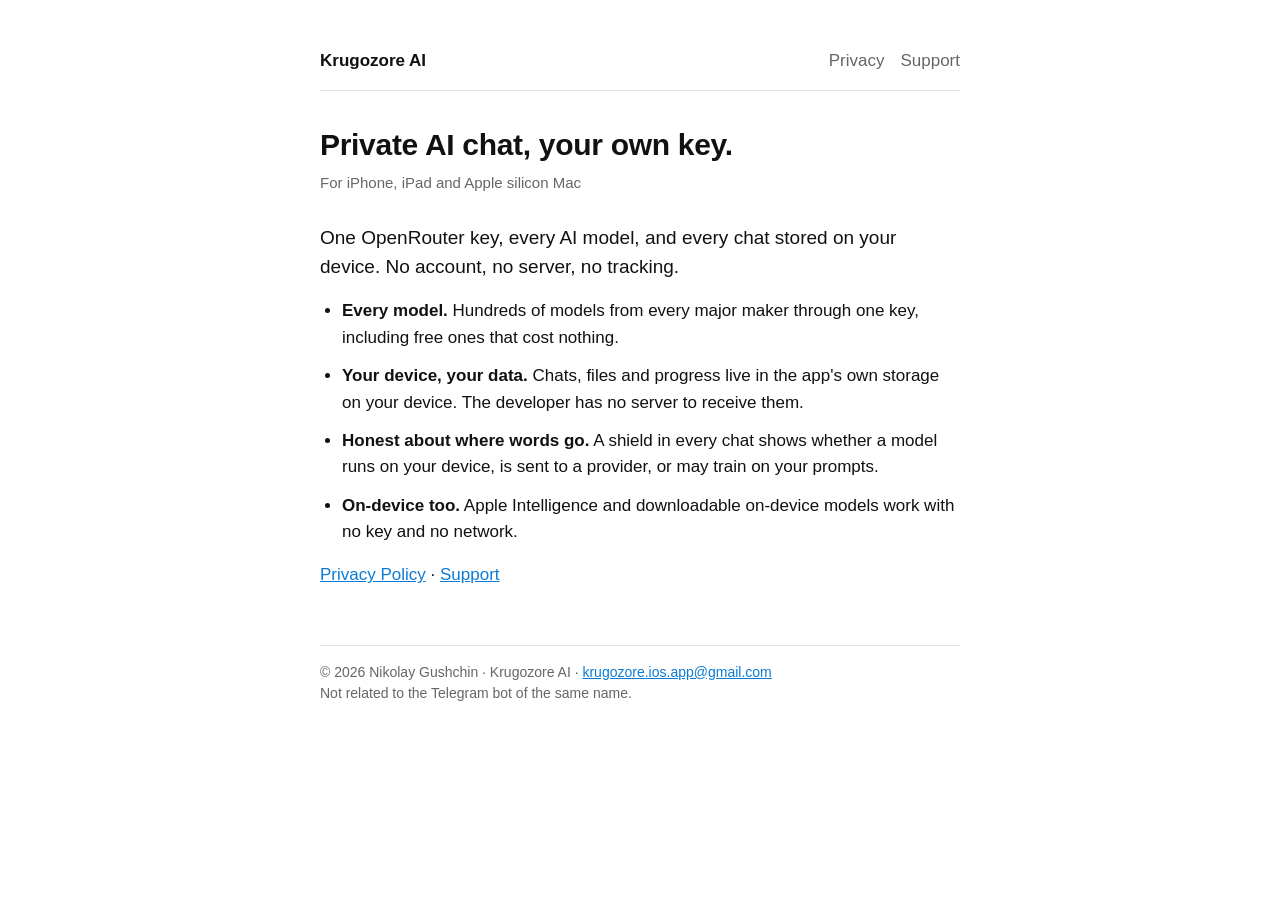
<file: index.html>
<!doctype html>
<html lang="en">
<head>
<meta charset="utf-8">
<meta name="viewport" content="width=device-width, initial-scale=1">
<title>Krugozore AI · Private AI chat, your own key</title>
<meta name="description" content="Krugozore AI is a privacy-first AI chat app for iPhone and iPad. One OpenRouter key, every model, all chats stored on your device.">
<link rel="stylesheet" href="style.css">
</head>
<body>
<main>
<header class="site">
  <a href="./">Krugozore AI</a>
  <nav><a href="privacy/">Privacy</a><a href="support/">Support</a></nav>
</header>

<h1>Private AI chat, your own key.</h1>
<p class="meta">For iPhone, iPad and Apple silicon Mac</p>

<p class="lede">One OpenRouter key, every AI model, and every chat stored on your device. No account, no server, no tracking.</p>

<ul>
  <li><strong>Every model.</strong> Hundreds of models from every major maker through one key, including free ones that cost nothing.</li>
  <li><strong>Your device, your data.</strong> Chats, files and progress live in the app's own storage on your device. The developer has no server to receive them.</li>
  <li><strong>Honest about where words go.</strong> A shield in every chat shows whether a model runs on your device, is sent to a provider, or may train on your prompts.</li>
  <li><strong>On-device too.</strong> Apple Intelligence and downloadable on-device models work with no key and no network.</li>
</ul>

<p><a href="privacy/">Privacy Policy</a> · <a href="support/">Support</a></p>

<footer>© 2026 Nikolay Gushchin · Krugozore AI · <a href="mailto:krugozore.ios.app@gmail.com">krugozore.ios.app@gmail.com</a><br>Not related to the Telegram bot of the same name.</footer>
</main>
</body>
</html>
</file>
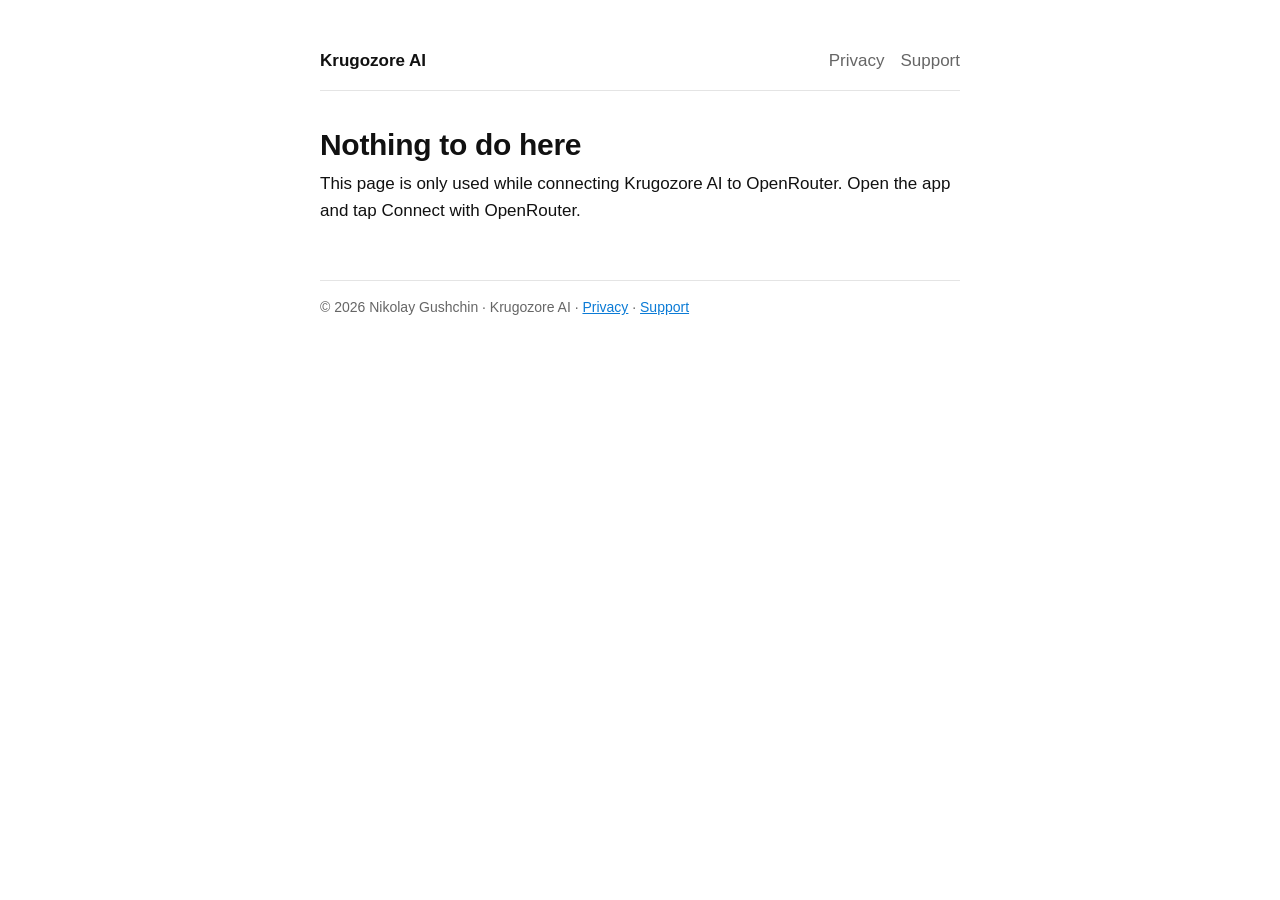
<file: connect/index.html>
<!doctype html>
<html lang="en">
<head>
<meta charset="utf-8">
<meta name="viewport" content="width=device-width, initial-scale=1">
<meta name="robots" content="noindex, nofollow">
<meta name="referrer" content="no-referrer">
<meta http-equiv="Content-Security-Policy" content="default-src 'none'; style-src 'self'; script-src 'self'">
<title>Returning to Krugozore AI</title>
<link rel="stylesheet" href="../style.css">
</head>
<body>
<main class="legal">
<header class="site">
  <a href="../">Krugozore AI</a>
  <nav><a href="../privacy/">Privacy</a><a href="../support/">Support</a></nav>
</header>

<h1 id="title">Returning to Krugozore…</h1>
<p id="body">OpenRouter has finished. This page only hands you back to the app. It stores nothing, reads nothing else, and loads nothing from anyone.</p>
<p><a id="back" href="krugozore://openrouter/callback"><strong>Return to Krugozore</strong></a></p>

<footer>© 2026 Nikolay Gushchin · Krugozore AI · <a href="../privacy/">Privacy</a> · <a href="../support/">Support</a></footer>
</main>
<script src="bounce.js"></script>
</body>
</html>
</file>
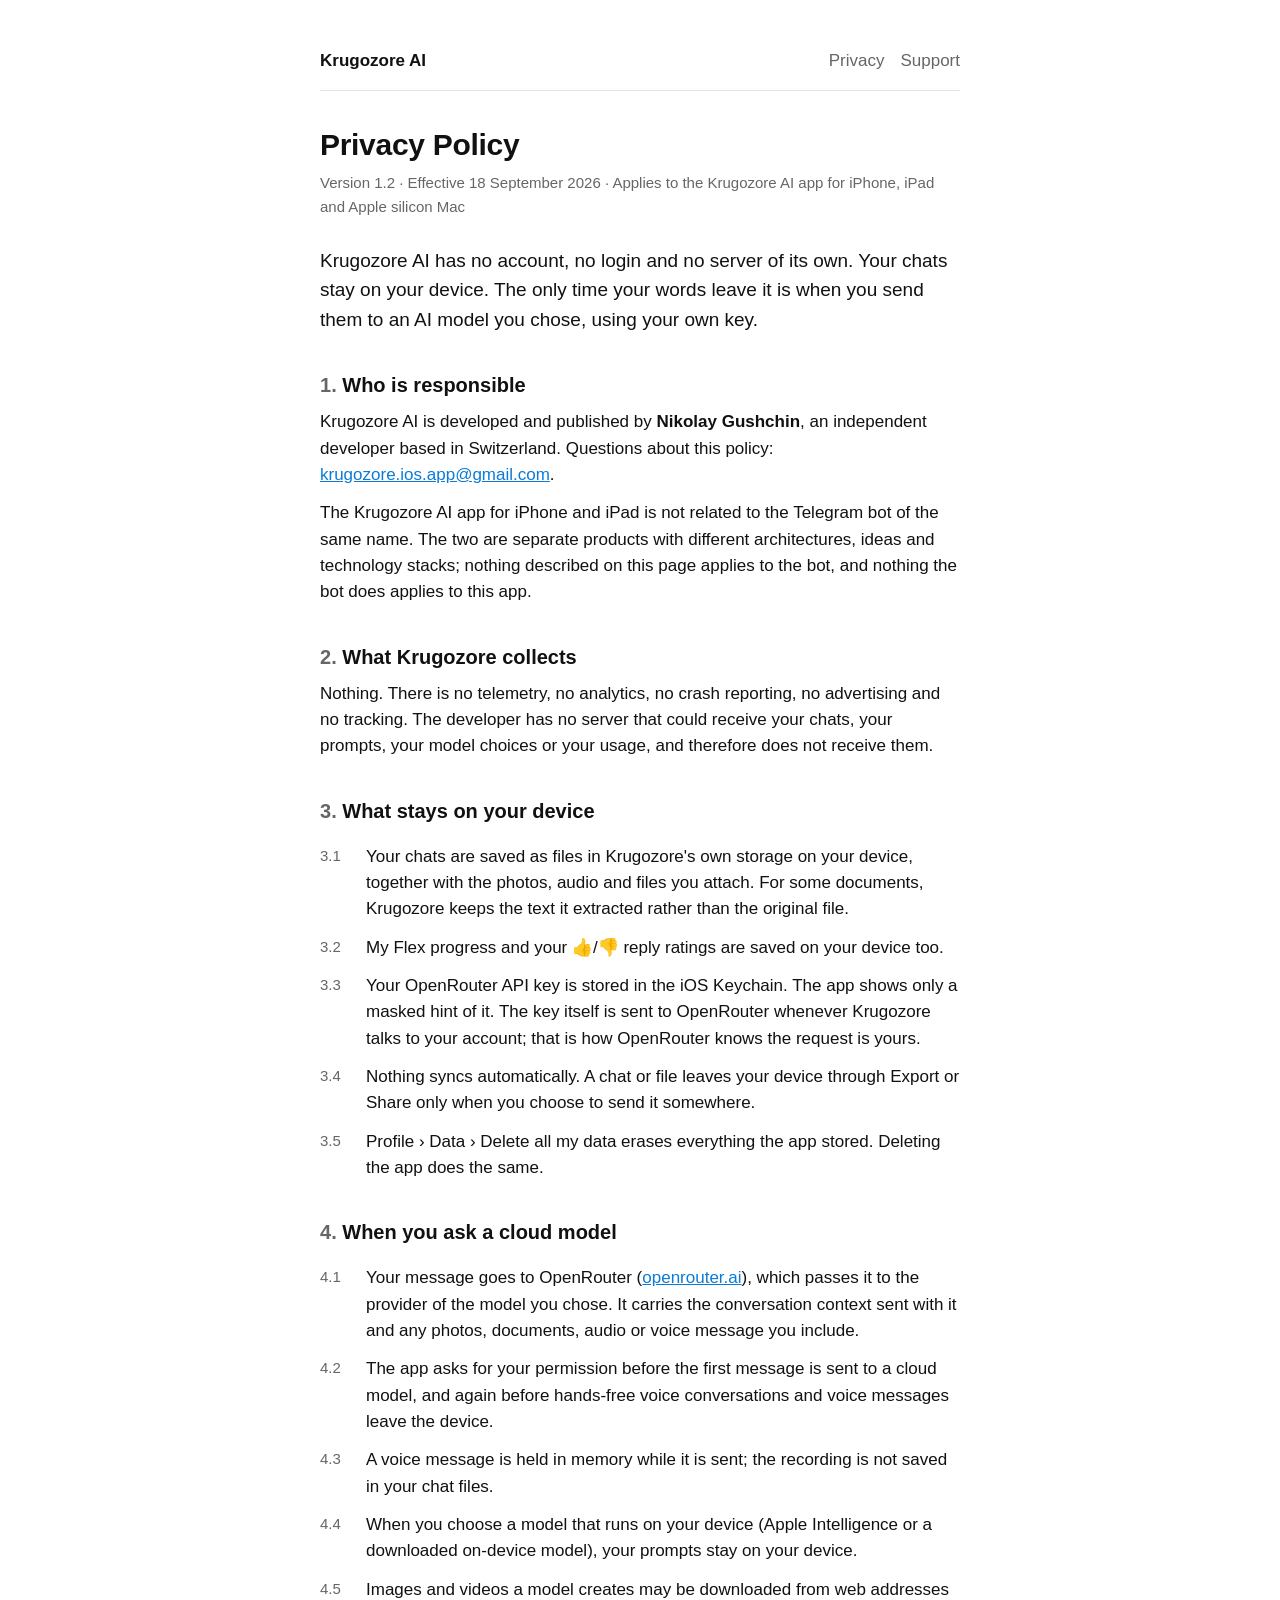
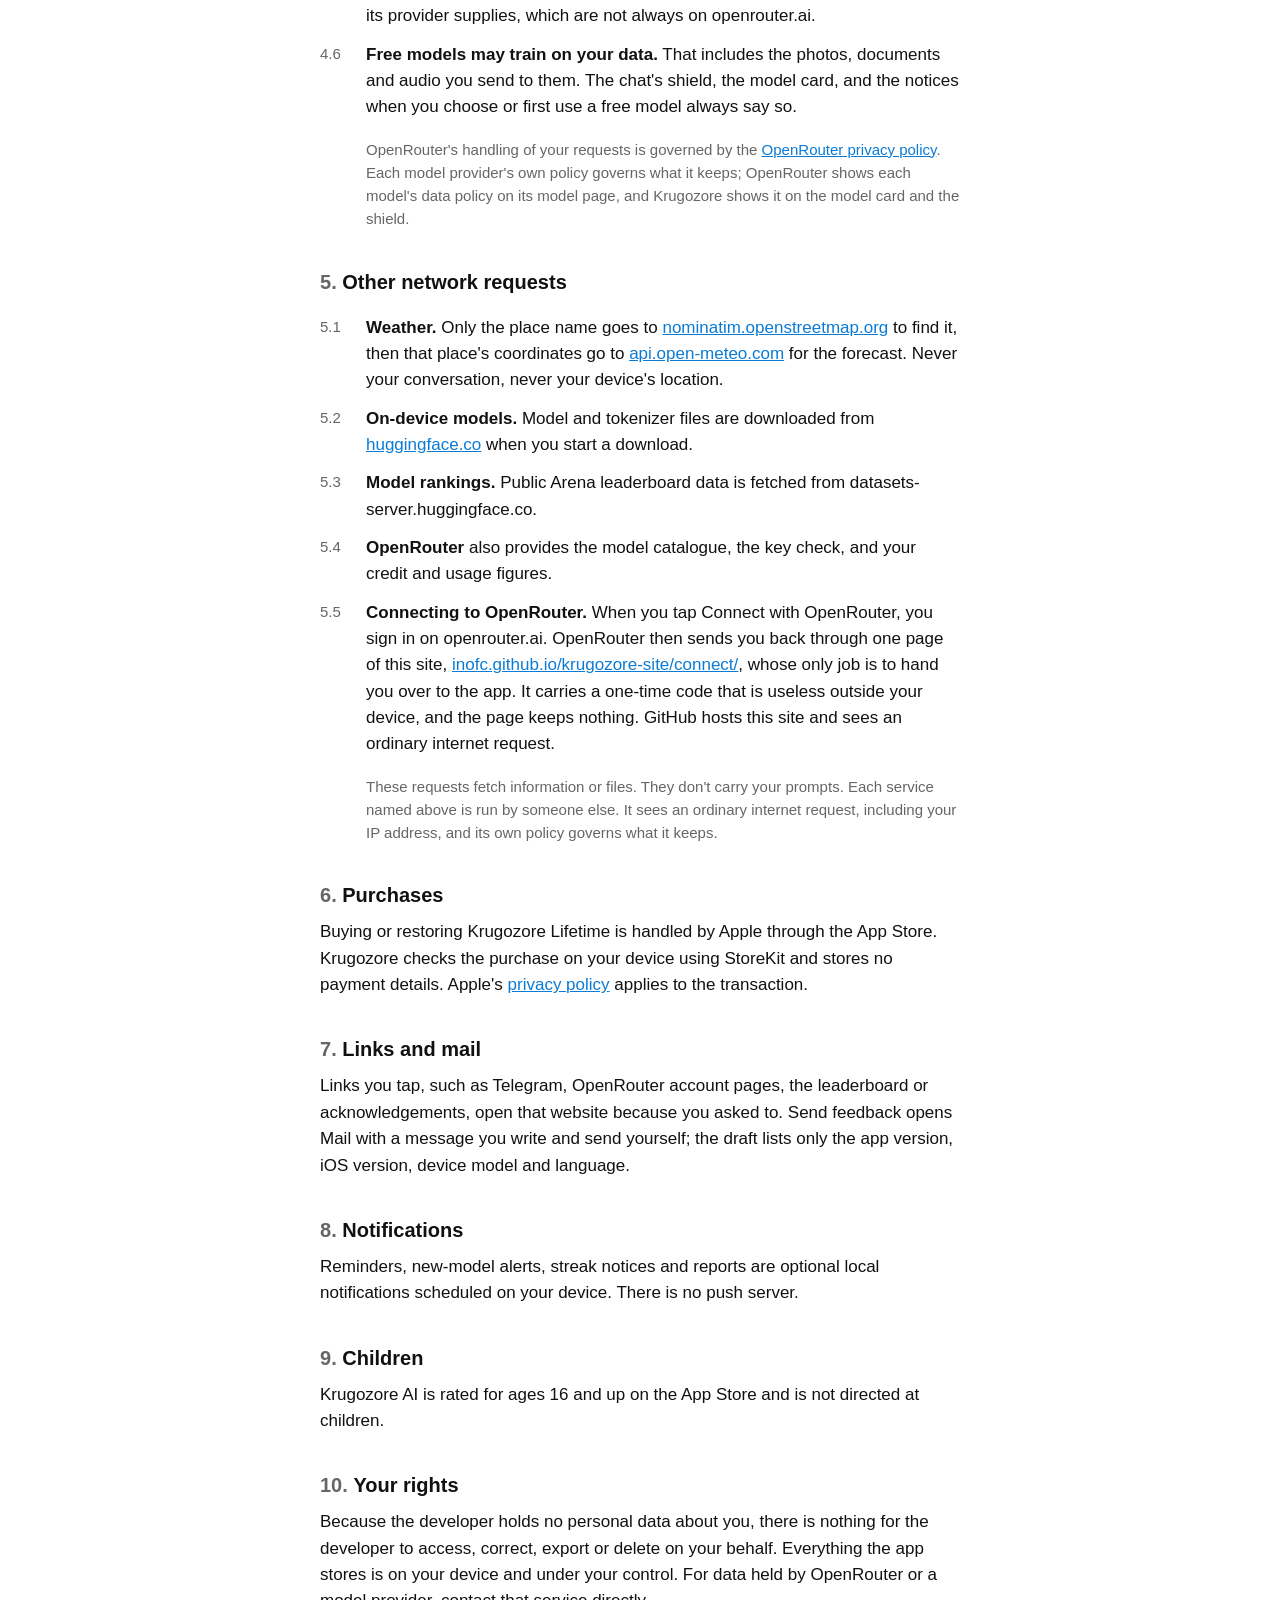
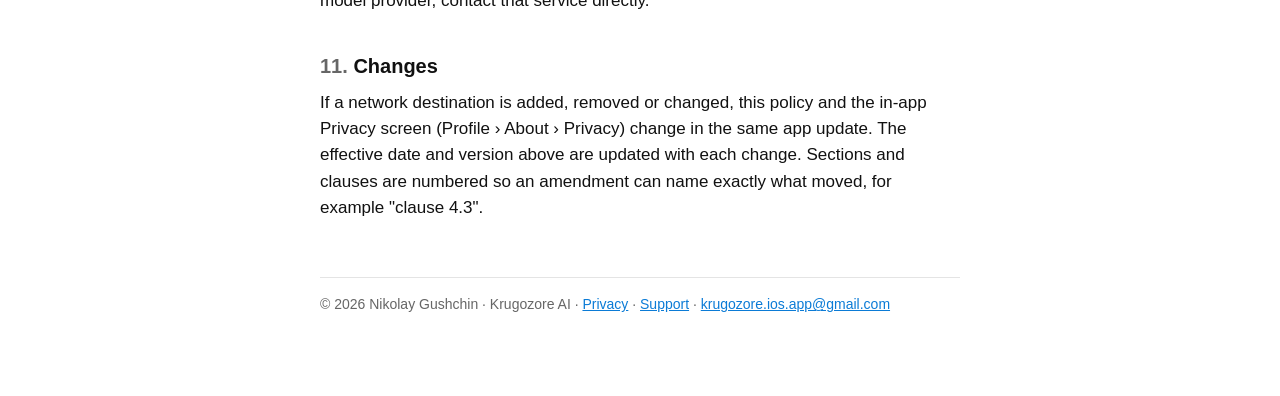
<file: privacy/index.html>
<!doctype html>
<html lang="en">
<head>
<meta charset="utf-8">
<meta name="viewport" content="width=device-width, initial-scale=1">
<title>Privacy Policy · Krugozore AI</title>
<meta name="description" content="Krugozore AI privacy policy: what stays on your iPhone, what leaves it, and to whom.">
<link rel="stylesheet" href="../style.css">
</head>
<body>
<main class="legal">
<header class="site">
  <a href="../">Krugozore AI</a>
  <nav><a href="./">Privacy</a><a href="../support/">Support</a></nav>
</header>

<h1>Privacy Policy</h1>
<p class="meta">Version 1.2 · Effective 18 September 2026 · Applies to the Krugozore AI app for iPhone, iPad and Apple silicon Mac</p>

<p class="lede">Krugozore AI has no account, no login and no server of its own. Your chats stay on your device. The only time your words leave it is when you send them to an AI model you chose, using your own key.</p>

<h2>Who is responsible</h2>
<p>Krugozore AI is developed and published by <strong>Nikolay Gushchin</strong>, an independent developer based in Switzerland. Questions about this policy: <a href="mailto:krugozore.ios.app@gmail.com">krugozore.ios.app@gmail.com</a>.</p>
<p>The Krugozore AI app for iPhone and iPad is not related to the Telegram bot of the same name. The two are separate products with different architectures, ideas and technology stacks; nothing described on this page applies to the bot, and nothing the bot does applies to this app.</p>

<h2>What Krugozore collects</h2>
<p>Nothing. There is no telemetry, no analytics, no crash reporting, no advertising and no tracking. The developer has no server that could receive your chats, your prompts, your model choices or your usage, and therefore does not receive them.</p>

<h2>What stays on your device</h2>
<ol class="clauses">
  <li>Your chats are saved as files in Krugozore's own storage on your device, together with the photos, audio and files you attach. For some documents, Krugozore keeps the text it extracted rather than the original file.</li>
  <li>My Flex progress and your 👍/👎 reply ratings are saved on your device too.</li>
  <li>Your OpenRouter API key is stored in the iOS Keychain. The app shows only a masked hint of it. The key itself is sent to OpenRouter whenever Krugozore talks to your account; that is how OpenRouter knows the request is yours.</li>
  <li>Nothing syncs automatically. A chat or file leaves your device through Export or Share only when you choose to send it somewhere.</li>
  <li>Profile › Data › Delete all my data erases everything the app stored. Deleting the app does the same.</li>
</ol>

<h2>When you ask a cloud model</h2>
<ol class="clauses">
  <li>Your message goes to OpenRouter (<a href="https://openrouter.ai">openrouter.ai</a>), which passes it to the provider of the model you chose. It carries the conversation context sent with it and any photos, documents, audio or voice message you include.</li>
  <li>The app asks for your permission before the first message is sent to a cloud model, and again before hands-free voice conversations and voice messages leave the device.</li>
  <li>A voice message is held in memory while it is sent; the recording is not saved in your chat files.</li>
  <li>When you choose a model that runs on your device (Apple Intelligence or a downloaded on-device model), your prompts stay on your device.</li>
  <li>Images and videos a model creates may be downloaded from web addresses its provider supplies, which are not always on openrouter.ai.</li>
  <li><strong>Free models may train on your data.</strong> That includes the photos, documents and audio you send to them. The chat's shield, the model card, and the notices when you choose or first use a free model always say so.</li>
</ol>
<p class="after-clauses">OpenRouter's handling of your requests is governed by the <a href="https://openrouter.ai/privacy">OpenRouter privacy policy</a>. Each model provider's own policy governs what it keeps; OpenRouter shows each model's data policy on its model page, and Krugozore shows it on the model card and the shield.</p>

<h2>Other network requests</h2>
<ol class="clauses">
  <li><strong>Weather.</strong> Only the place name goes to <a href="https://nominatim.openstreetmap.org">nominatim.openstreetmap.org</a> to find it, then that place's coordinates go to <a href="https://open-meteo.com">api.open-meteo.com</a> for the forecast. Never your conversation, never your device's location.</li>
  <li><strong>On-device models.</strong> Model and tokenizer files are downloaded from <a href="https://huggingface.co">huggingface.co</a> when you start a download.</li>
  <li><strong>Model rankings.</strong> Public Arena leaderboard data is fetched from datasets-server.huggingface.co.</li>
  <li><strong>OpenRouter</strong> also provides the model catalogue, the key check, and your credit and usage figures.</li>
  <li><strong>Connecting to OpenRouter.</strong> When you tap Connect with OpenRouter, you sign in on openrouter.ai. OpenRouter then sends you back through one page of this site, <a href="../connect/">inofc.github.io/krugozore-site/connect/</a>, whose only job is to hand you over to the app. It carries a one-time code that is useless outside your device, and the page keeps nothing. GitHub hosts this site and sees an ordinary internet request.</li>
</ol>
<p class="after-clauses">These requests fetch information or files. They don't carry your prompts. Each service named above is run by someone else. It sees an ordinary internet request, including your IP address, and its own policy governs what it keeps.</p>

<h2>Purchases</h2>
<p>Buying or restoring Krugozore Lifetime is handled by Apple through the App Store. Krugozore checks the purchase on your device using StoreKit and stores no payment details. Apple's <a href="https://www.apple.com/legal/privacy/">privacy policy</a> applies to the transaction.</p>

<h2>Links and mail</h2>
<p>Links you tap, such as Telegram, OpenRouter account pages, the leaderboard or acknowledgements, open that website because you asked to. Send feedback opens Mail with a message you write and send yourself; the draft lists only the app version, iOS version, device model and language.</p>

<h2>Notifications</h2>
<p>Reminders, new-model alerts, streak notices and reports are optional local notifications scheduled on your device. There is no push server.</p>

<h2>Children</h2>
<p>Krugozore AI is rated for ages 16 and up on the App Store and is not directed at children.</p>

<h2>Your rights</h2>
<p>Because the developer holds no personal data about you, there is nothing for the developer to access, correct, export or delete on your behalf. Everything the app stores is on your device and under your control. For data held by OpenRouter or a model provider, contact that service directly.</p>

<h2>Changes</h2>
<p>If a network destination is added, removed or changed, this policy and the in-app Privacy screen (Profile › About › Privacy) change in the same app update. The effective date and version above are updated with each change. Sections and clauses are numbered so an amendment can name exactly what moved, for example "clause 4.3".</p>

<footer>© 2026 Nikolay Gushchin · Krugozore AI · <a href="./">Privacy</a> · <a href="../support/">Support</a> · <a href="mailto:krugozore.ios.app@gmail.com">krugozore.ios.app@gmail.com</a></footer>
</main>
</body>
</html>
</file>
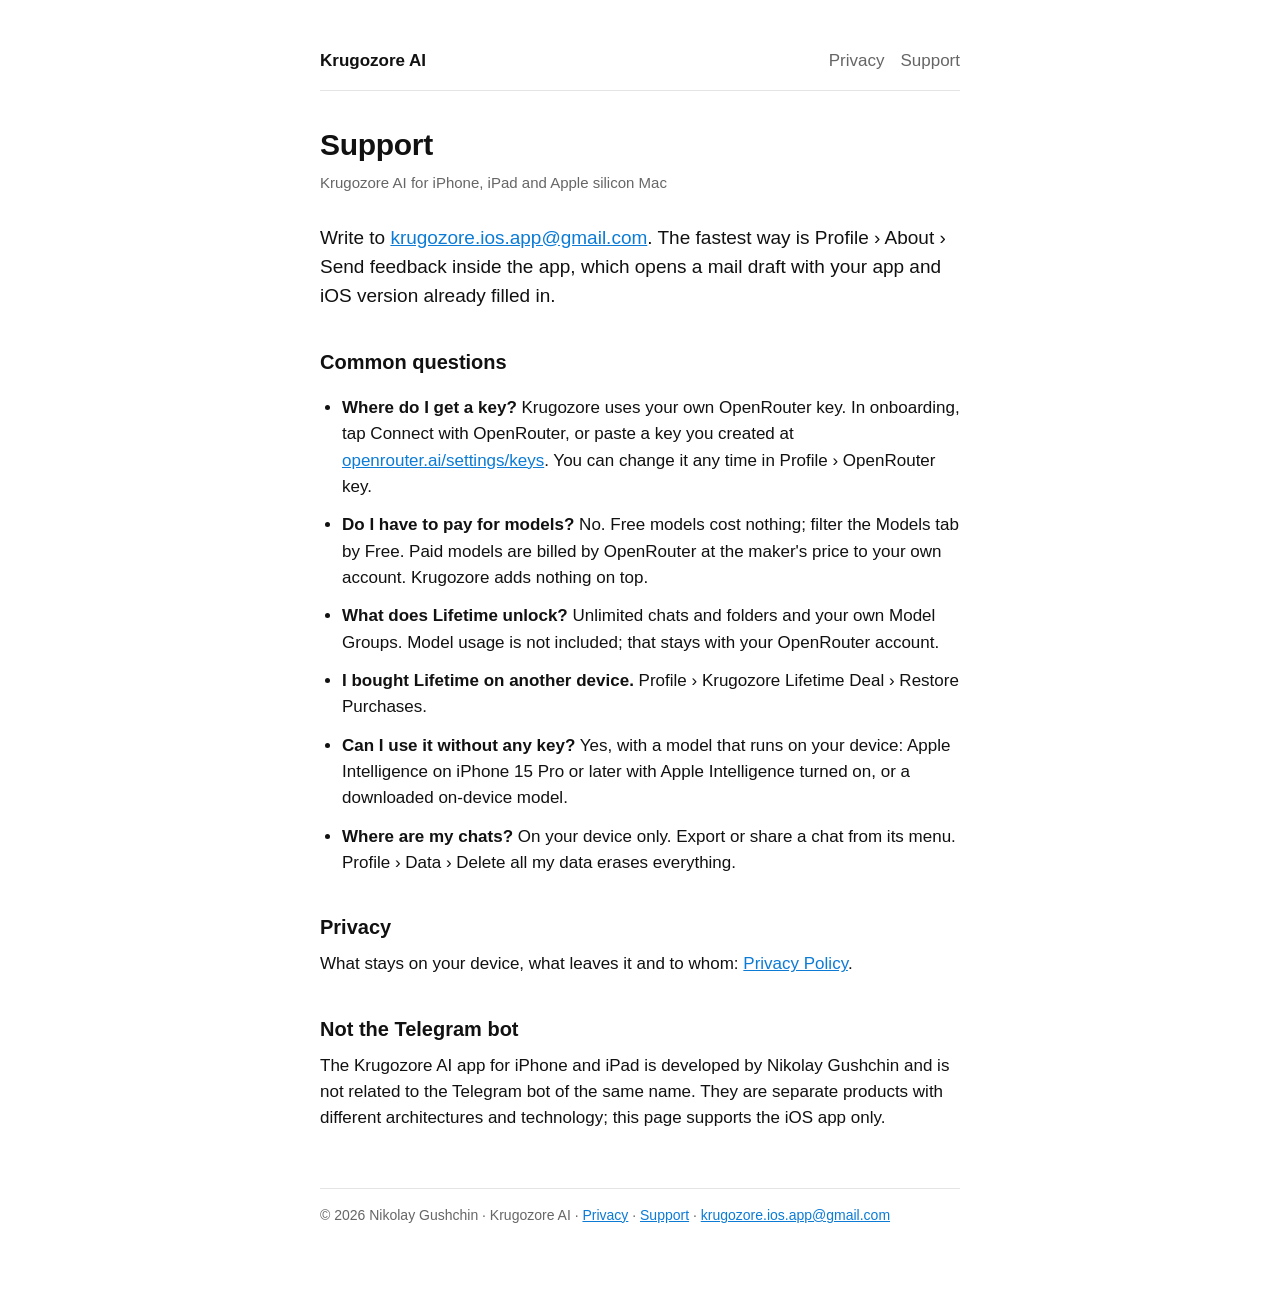
<file: support/index.html>
<!doctype html>
<html lang="en">
<head>
<meta charset="utf-8">
<meta name="viewport" content="width=device-width, initial-scale=1">
<title>Support · Krugozore AI</title>
<meta name="description" content="Get help with Krugozore AI.">
<link rel="stylesheet" href="../style.css">
</head>
<body>
<main>
<header class="site">
  <a href="../">Krugozore AI</a>
  <nav><a href="../privacy/">Privacy</a><a href="./">Support</a></nav>
</header>

<h1>Support</h1>
<p class="meta">Krugozore AI for iPhone, iPad and Apple silicon Mac</p>

<p class="lede">Write to <a href="mailto:krugozore.ios.app@gmail.com">krugozore.ios.app@gmail.com</a>. The fastest way is Profile › About › Send feedback inside the app, which opens a mail draft with your app and iOS version already filled in.</p>

<h2>Common questions</h2>
<ul>
  <li><strong>Where do I get a key?</strong> Krugozore uses your own OpenRouter key. In onboarding, tap Connect with OpenRouter, or paste a key you created at <a href="https://openrouter.ai/settings/keys">openrouter.ai/settings/keys</a>. You can change it any time in Profile › OpenRouter key.</li>
  <li><strong>Do I have to pay for models?</strong> No. Free models cost nothing; filter the Models tab by Free. Paid models are billed by OpenRouter at the maker's price to your own account. Krugozore adds nothing on top.</li>
  <li><strong>What does Lifetime unlock?</strong> Unlimited chats and folders and your own Model Groups. Model usage is not included; that stays with your OpenRouter account.</li>
  <li><strong>I bought Lifetime on another device.</strong> Profile › Krugozore Lifetime Deal › Restore Purchases.</li>
  <li><strong>Can I use it without any key?</strong> Yes, with a model that runs on your device: Apple Intelligence on iPhone 15 Pro or later with Apple Intelligence turned on, or a downloaded on-device model.</li>
  <li><strong>Where are my chats?</strong> On your device only. Export or share a chat from its menu. Profile › Data › Delete all my data erases everything.</li>
</ul>

<h2>Privacy</h2>
<p>What stays on your device, what leaves it and to whom: <a href="../privacy/">Privacy Policy</a>.</p>

<h2>Not the Telegram bot</h2>
<p>The Krugozore AI app for iPhone and iPad is developed by Nikolay Gushchin and is not related to the Telegram bot of the same name. They are separate products with different architectures and technology; this page supports the iOS app only.</p>

<footer>© 2026 Nikolay Gushchin · Krugozore AI · <a href="../privacy/">Privacy</a> · <a href="./">Support</a> · <a href="mailto:krugozore.ios.app@gmail.com">krugozore.ios.app@gmail.com</a></footer>
</main>
</body>
</html>
</file>
<file: style.css>
:root {
  color-scheme: light dark;
  --fg: #111;
  --muted: #666;
  --bg: #fff;
  --accent: #0b7bd6;
  --rule: #e4e4e4;
}
@media (prefers-color-scheme: dark) {
  :root { --fg: #f2f2f2; --muted: #a0a0a0; --bg: #111; --rule: #2a2a2a; }
}
* { box-sizing: border-box; }
body {
  margin: 0;
  font: 17px/1.55 -apple-system, BlinkMacSystemFont, "SF Pro Text", "Helvetica Neue", Helvetica, Arial, sans-serif;
  color: var(--fg);
  background: var(--bg);
  -webkit-font-smoothing: antialiased;
}
main { max-width: 680px; margin: 0 auto; padding: 48px 20px 80px; }
header.site { display: flex; align-items: baseline; justify-content: space-between; gap: 16px; padding-bottom: 16px; border-bottom: 1px solid var(--rule); }
header.site a { color: var(--fg); text-decoration: none; font-weight: 600; }
header.site nav a { color: var(--muted); font-weight: 400; margin-left: 16px; }
h1 { font-size: 30px; line-height: 1.2; margin: 36px 0 8px; letter-spacing: -0.01em; }
h2 { font-size: 20px; margin: 36px 0 8px; }
p, li { margin: 0 0 12px; }
ul { padding-left: 22px; }
a { color: var(--accent); }
.meta { color: var(--muted); font-size: 15px; margin-bottom: 28px; }
.lede { font-size: 19px; }
footer { margin-top: 56px; padding-top: 16px; border-top: 1px solid var(--rule); color: var(--muted); font-size: 14px; }

/* Numbered legal documents: sections 1., 2., … and clause numbers 3.1, 3.2, …
   Numbers are generated by CSS counters, so inserting or removing a section or
   a clause renumbers everything after it automatically — nothing to maintain
   by hand. Cite a change as "clause 4.3", never "the third bullet". */
main.legal { counter-reset: section; }
main.legal h2 {
  counter-increment: section;
  counter-reset: clause;
}
main.legal h2::before {
  content: counter(section) ". ";
  color: var(--muted);
  font-variant-numeric: tabular-nums;
}
main.legal ol.clauses { list-style: none; padding-left: 0; }
main.legal ol.clauses > li {
  counter-increment: clause;
  position: relative;
  padding-left: 46px;
}
main.legal ol.clauses > li::before {
  content: counter(section) "." counter(clause);
  position: absolute;
  left: 0;
  color: var(--muted);
  font-variant-numeric: tabular-nums;
  font-size: 15px;
}
main.legal p.after-clauses { margin-left: 46px; color: var(--muted); font-size: 15px; }
</file>
